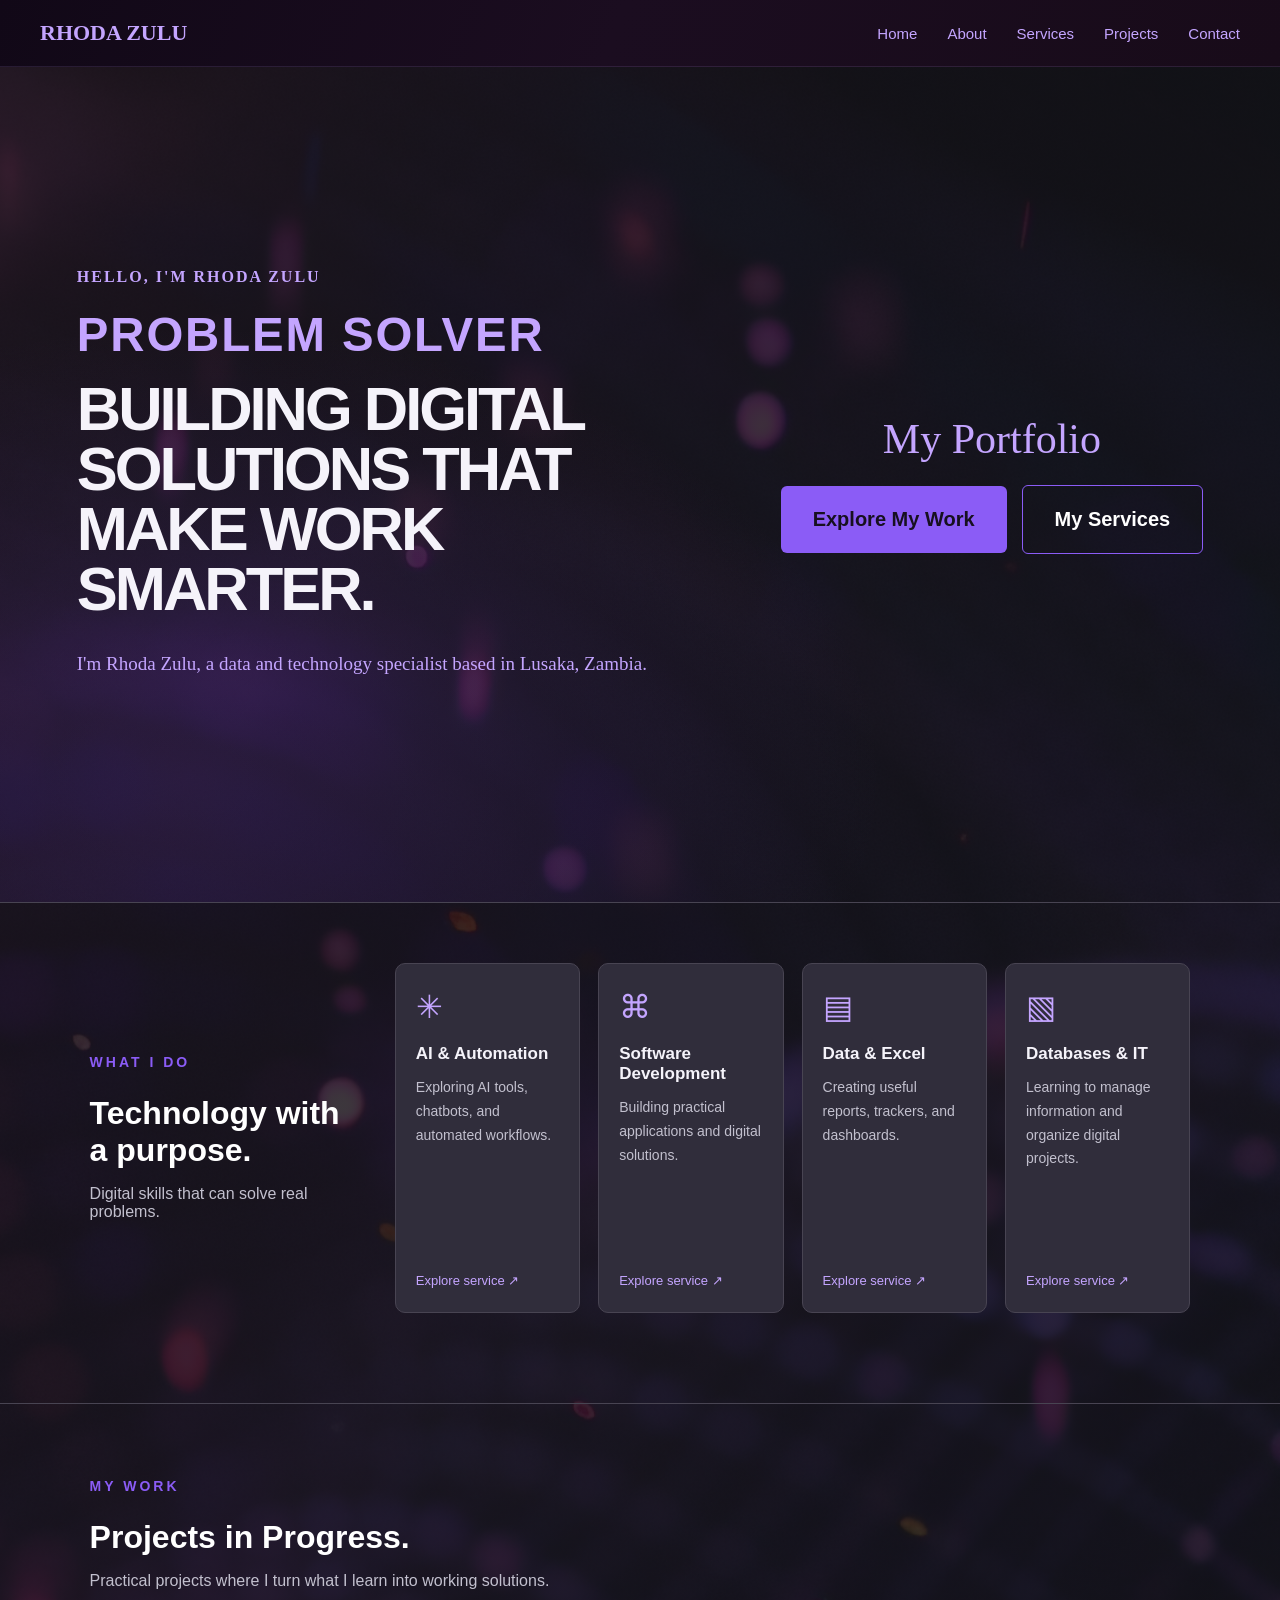
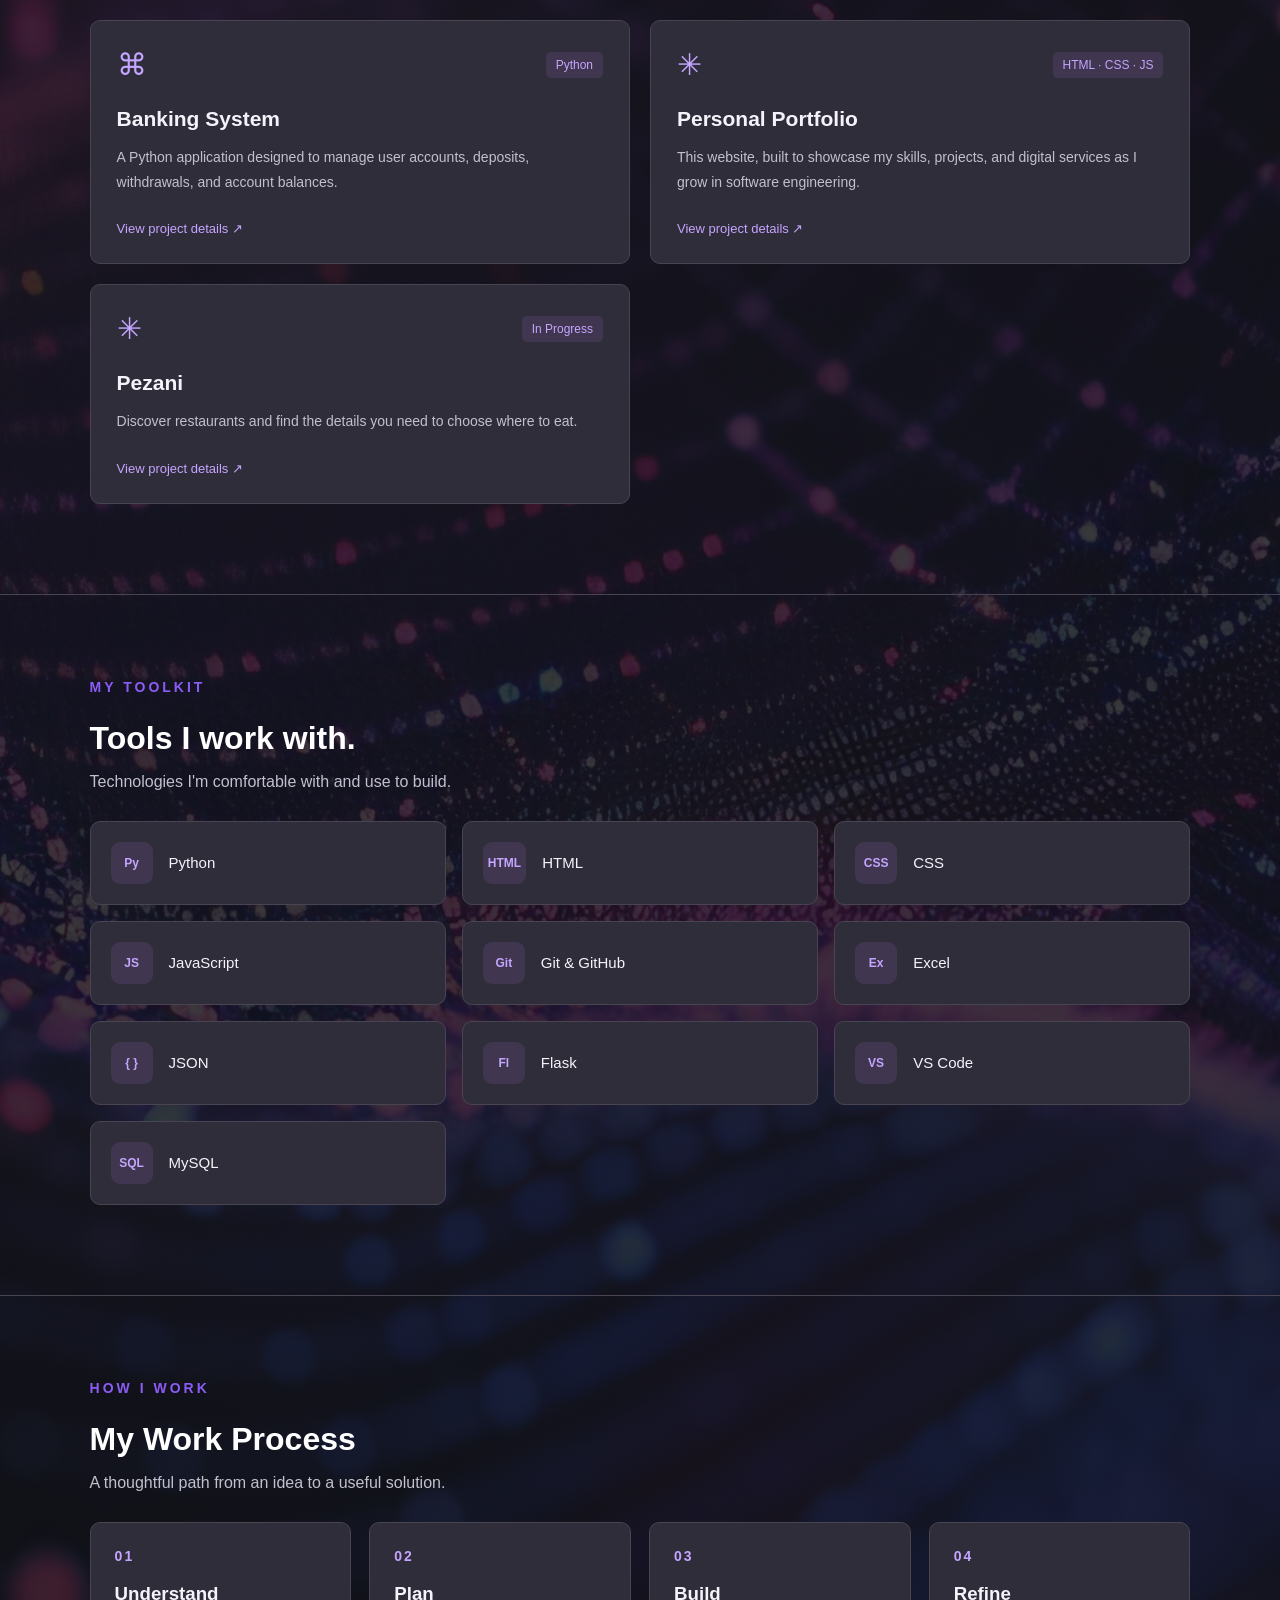
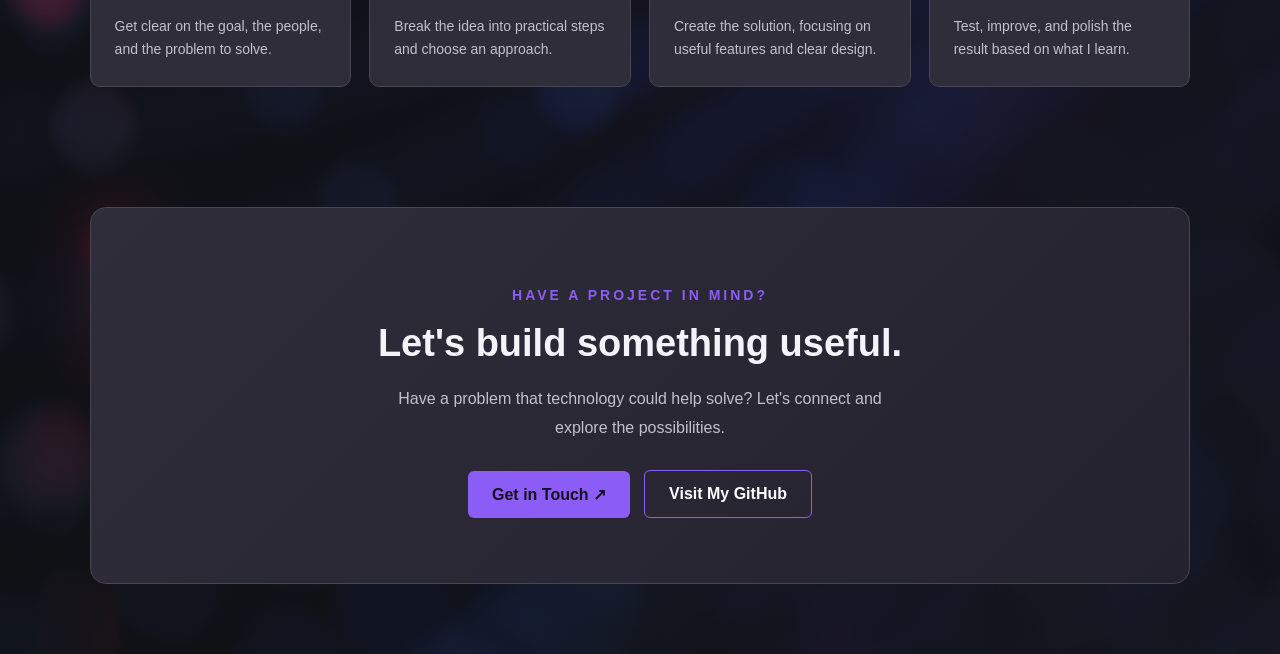
<file: index.html>
<!DOCTYPE html>
<html lang="en">
<head>
    <meta charset="UTF-8">
    <meta name="viewport" content="width=device-width, initial-scale=1.0">
    <title>Rhoda Zulu | AI, Data & Digital Solutions</title>

    <link rel="stylesheet" href="css/style.css">
</head>
<body class="landing-page">
<header class="site-header">
    <div class="nav-container">

        <a href="index.html" class="logo">RHODA ZULU</a>

        <nav class="main-nav">
            <a href="index.html">Home</a>
            <a href="pages/about.html">About</a>
            <a href="pages/services.html">Services</a>
            <a href="pages/projects.html">Projects</a>
            <a href="pages/contact.html">Contact</a>
        </nav>

    </div>
</header>

<main class="hero">
    <div class="hero-content">
        <p class="hero-label">HELLO, I'M RHODA ZULU</p>

        <p class="hero-specialty">Problem Solver</p>

        <h1>Building Digital Solutions That Make Work Smarter.</h1>

        <p class="hero-description">
            I'm Rhoda Zulu, a data and technology specialist based in Lusaka, Zambia.
        </p>
    </div>

    <div class="hero-actions">
        <p class="hero-portfolio">My Portfolio</p>
        <div class="hero-buttons">
            <a href="pages/projects.html" class="btn btn-primary">Explore My Work</a>
            <a href="pages/services.html" class="btn btn-secondary">My Services</a>
        </div>
    </div>
</main>
<section class="services-preview">
    <div class="service-grid">

        <a href="pages/services.html" class="service-card">
            <span class="service-icon">✳</span>
            <h3>AI & Automation</h3>
            <p>Exploring AI tools, chatbots, and automated workflows.</p>
            <span class="card-link">Explore service ↗</span>
        </a>

        <a href="pages/services.html" class="service-card">
            <span class="service-icon">⌘</span>
            <h3>Software Development</h3>
            <p>Building practical applications and digital solutions.</p>
            <span class="card-link">Explore service ↗</span>
        </a>

        <a href="pages/services.html" class="service-card">
            <span class="service-icon">▤</span>
            <h3>Data & Excel</h3>
            <p>Creating useful reports, trackers, and dashboards.</p>
            <span class="card-link">Explore service ↗</span>
        </a>

        <a href="pages/services.html" class="service-card">
            <span class="service-icon">▧</span>
            <h3>Databases & IT</h3>
            <p>Learning to manage information and organize digital projects.</p>
            <span class="card-link">Explore service ↗</span>
        </a>

    </div>

    <div class="section-heading">
        <p class="hero-label">WHAT I DO</p>
        <h2>Technology with a purpose.</h2>
        <p>Digital skills that can solve real problems.</p>
    </div>
</section>
<!-- Featured Projects Section -->
<section class="projects-preview">

    <div class="section-heading">
        <p class="hero-label">MY WORK</p>
        <h2>Projects in Progress.</h2>
        <p>Practical projects where I turn what I learn into working solutions.</p>
    </div>

    <div class="project-grid">

        <article class="project-card">
            <div class="project-top">
                <span class="project-icon">⌘</span>
                <span class="project-status">Python</span>
            </div>

            <h3>Banking System</h3>
            <p>
                A Python application designed to manage user accounts,
                deposits, withdrawals, and account balances.
            </p>

            <a href="pages/projects.html" class="card-link">
                View project details ↗
            </a>
        </article>

        <article class="project-card">
            <div class="project-top">
                <span class="project-icon">✳</span>
                <span class="project-status">HTML · CSS · JS</span>
            </div>

            <h3>Personal Portfolio</h3>
            <p>
                This website, built to showcase my skills, projects,
                and digital services as I grow in software engineering.
            </p>

            <a href="pages/projects.html" class="card-link">
                View project details ↗
            </a>
        </article>

        <article class="project-card">
            <div class="project-top">
                <span class="project-icon">✳</span>
                <span class="project-status">In Progress</span>
            </div>

            <h3>Pezani</h3>
            <p>
                Discover restaurants and find the details you need to choose where to eat.
            </p>

            <a href="pages/projects.html" class="card-link">
                View project details ↗
            </a>
        </article>

    </div>
</section>
<!-- Tools and Technologies Section -->
<section class="tools-section">

    <div class="section-heading">
        <p class="hero-label">MY TOOLKIT</p>
        <h2>Tools I work with.</h2>
        <p>
            Technologies I'm comfortable with and use to build.
        </p>
    </div>

    <div class="tools-grid">
        <div class="tool-item">
            <span class="tool-symbol">Py</span>
            <span>Python</span>
        </div>

        <div class="tool-item">
            <span class="tool-symbol">HTML</span>
            <span>HTML</span>
        </div>

        <div class="tool-item">
            <span class="tool-symbol">CSS</span>
            <span>CSS</span>
        </div>

        <div class="tool-item">
            <span class="tool-symbol">JS</span>
            <span>JavaScript</span>
        </div>

        <div class="tool-item">
            <span class="tool-symbol">Git</span>
            <span>Git & GitHub</span>
        </div>

        <div class="tool-item">
            <span class="tool-symbol">Ex</span>
            <span>Excel</span>
        </div>

        <div class="tool-item">
            <span class="tool-symbol">{ }</span>
            <span>JSON</span>
        </div>

        <div class="tool-item">
            <span class="tool-symbol">Fl</span>
            <span>Flask</span>
        </div>

        <div class="tool-item">
            <span class="tool-symbol">VS</span>
            <span>VS Code</span>
        </div>

        <div class="tool-item">
            <span class="tool-symbol">SQL</span>
            <span>MySQL</span>
        </div>

    </div>

</section>
<!-- Work process section -->
<section class="work-process">
    <div class="section-heading">
        <p class="hero-label">HOW I WORK</p>
        <h2>My Work Process</h2>
        <p>A thoughtful path from an idea to a useful solution.</p>
    </div>

    <div class="process-grid">
        <article class="process-card">
            <span class="process-number">01</span>
            <h3>Understand</h3>
            <p>Get clear on the goal, the people, and the problem to solve.</p>
        </article>

        <article class="process-card">
            <span class="process-number">02</span>
            <h3>Plan</h3>
            <p>Break the idea into practical steps and choose an approach.</p>
        </article>

        <article class="process-card">
            <span class="process-number">03</span>
            <h3>Build</h3>
            <p>Create the solution, focusing on useful features and clear design.</p>
        </article>

        <article class="process-card">
            <span class="process-number">04</span>
            <h3>Refine</h3>
            <p>Test, improve, and polish the result based on what I learn.</p>
        </article>
    </div>
</section>
<!-- Contact Call-to-Action -->
<section class="contact-cta">
    <p class="hero-label">HAVE A PROJECT IN MIND?</p>

    <h2>Let's build something useful.</h2>

    <p class="cta-description">
        Have a problem that technology could help solve?
        Let's connect and explore the possibilities.
    </p>

    <div class="cta-buttons">
        <a href="pages/contact.html" class="btn btn-primary">
            Get in Touch ↗
        </a>

        <a href="https://github.com/masalarhoda-tech"
           class="btn btn-secondary"
           target="_blank"
           rel="noopener noreferrer">
            Visit My GitHub
        </a>
    </div>
</section>
    <script src="js/script.js"></script>
</body>
</html>
</file>
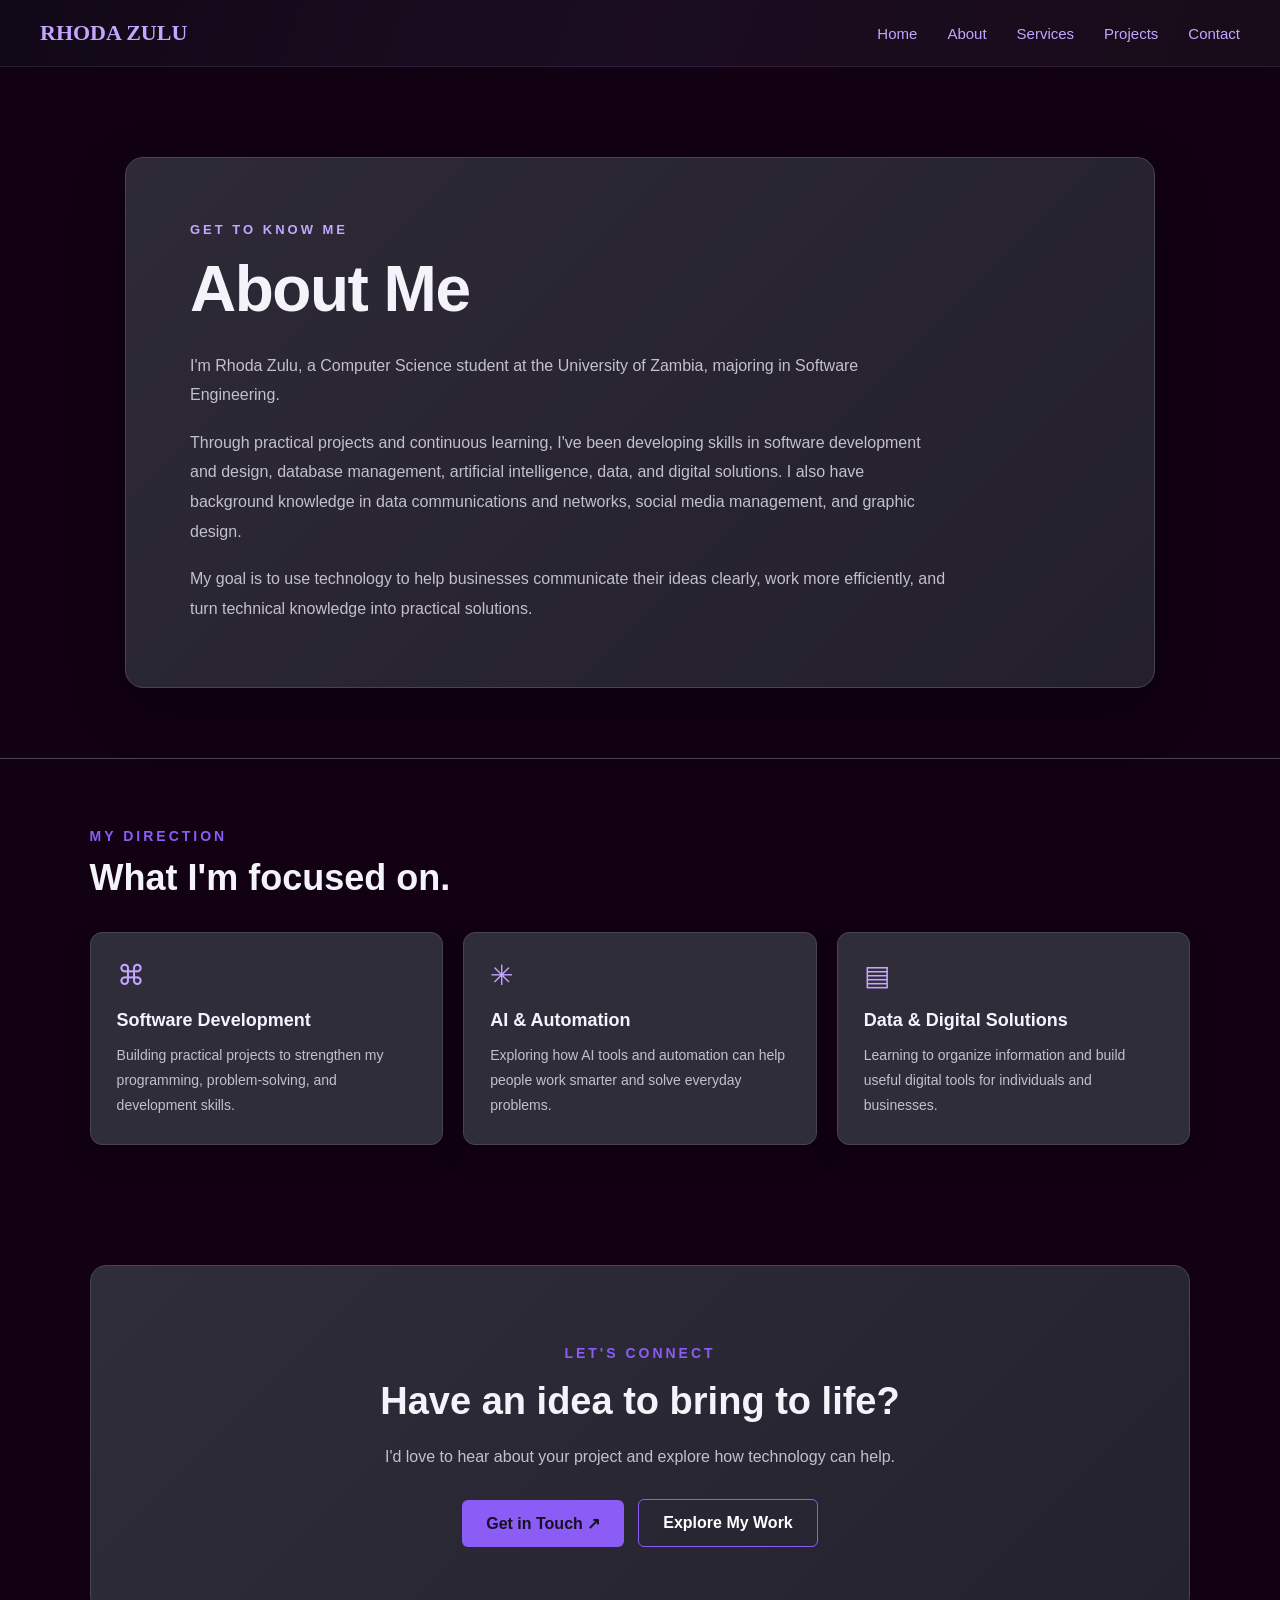
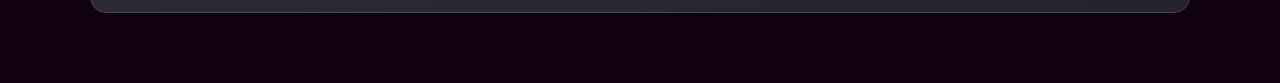
<file: pages/about.html>
<!DOCTYPE html>
<html lang="en">
<head>
    <meta charset="UTF-8">
    <meta name="viewport" content="width=device-width, initial-scale=1.0">
    <title>About | Rhoda Zulu</title>
    <link rel="stylesheet" href="../css/style.css">
</head>
<body>

    <header class="site-header">
        <div class="nav-container">

            <a href="../index.html" class="logo">RHODA ZULU</a>

            <nav class="main-nav">
                <a href="../index.html">Home</a>
                <a href="about.html">About</a>
                <a href="services.html">Services</a>
                <a href="projects.html">Projects</a>
                <a href="contact.html">Contact</a>
            </nav>

        </div>
    </header>

    <main class="about-section">
        <section class="about-intro">
            <p class="hero-label">GET TO KNOW ME</p>
            <h1>About Me</h1>

            <p class="about-lead">
                I'm Rhoda Zulu, a Computer Science student at the University of Zambia,
                majoring in Software Engineering.
            </p>

            <p>
                Through practical projects and continuous learning, I've been developing
                skills in software development and design, database management, artificial
                intelligence, data, and digital solutions. I also have background knowledge
                in data communications and networks, social media management, and graphic design.
            </p>

            <p>
                My goal is to use technology to help businesses communicate their ideas clearly,
                work more efficiently, and turn technical knowledge into practical solutions.
            </p>
        </section>
    </main>

    <section class="about-focus">
        <p class="hero-label">MY DIRECTION</p>
        <h2>What I'm focused on.</h2>

        <div class="focus-grid">
            <article class="focus-card">
                <span class="focus-icon">⌘</span>
                <h3>Software Development</h3>
                <p>
                    Building practical projects to strengthen my
                    programming, problem-solving, and development skills.
                </p>
            </article>

            <article class="focus-card">
                <span class="focus-icon">✳</span>
                <h3>AI & Automation</h3>
                <p>
                    Exploring how AI tools and automation can help
                    people work smarter and solve everyday problems.
                </p>
            </article>

            <article class="focus-card">
                <span class="focus-icon">▤</span>
                <h3>Data & Digital Solutions</h3>
                <p>
                    Learning to organize information and build useful
                    digital tools for individuals and businesses.
                </p>
            </article>
        </div>
    </section>

    <section class="contact-cta">
        <p class="hero-label">LET'S CONNECT</p>
        <h2>Have an idea to bring to life?</h2>
        <p class="cta-description">
            I'd love to hear about your project and explore how technology can help.
        </p>
        <div class="cta-buttons">
            <a href="contact.html" class="btn btn-primary">Get in Touch ↗</a>
            <a href="projects.html" class="btn btn-secondary">Explore My Work</a>
        </div>
    </section>

    <script src="../js/script.js"></script>
</body>
</html>
</file>
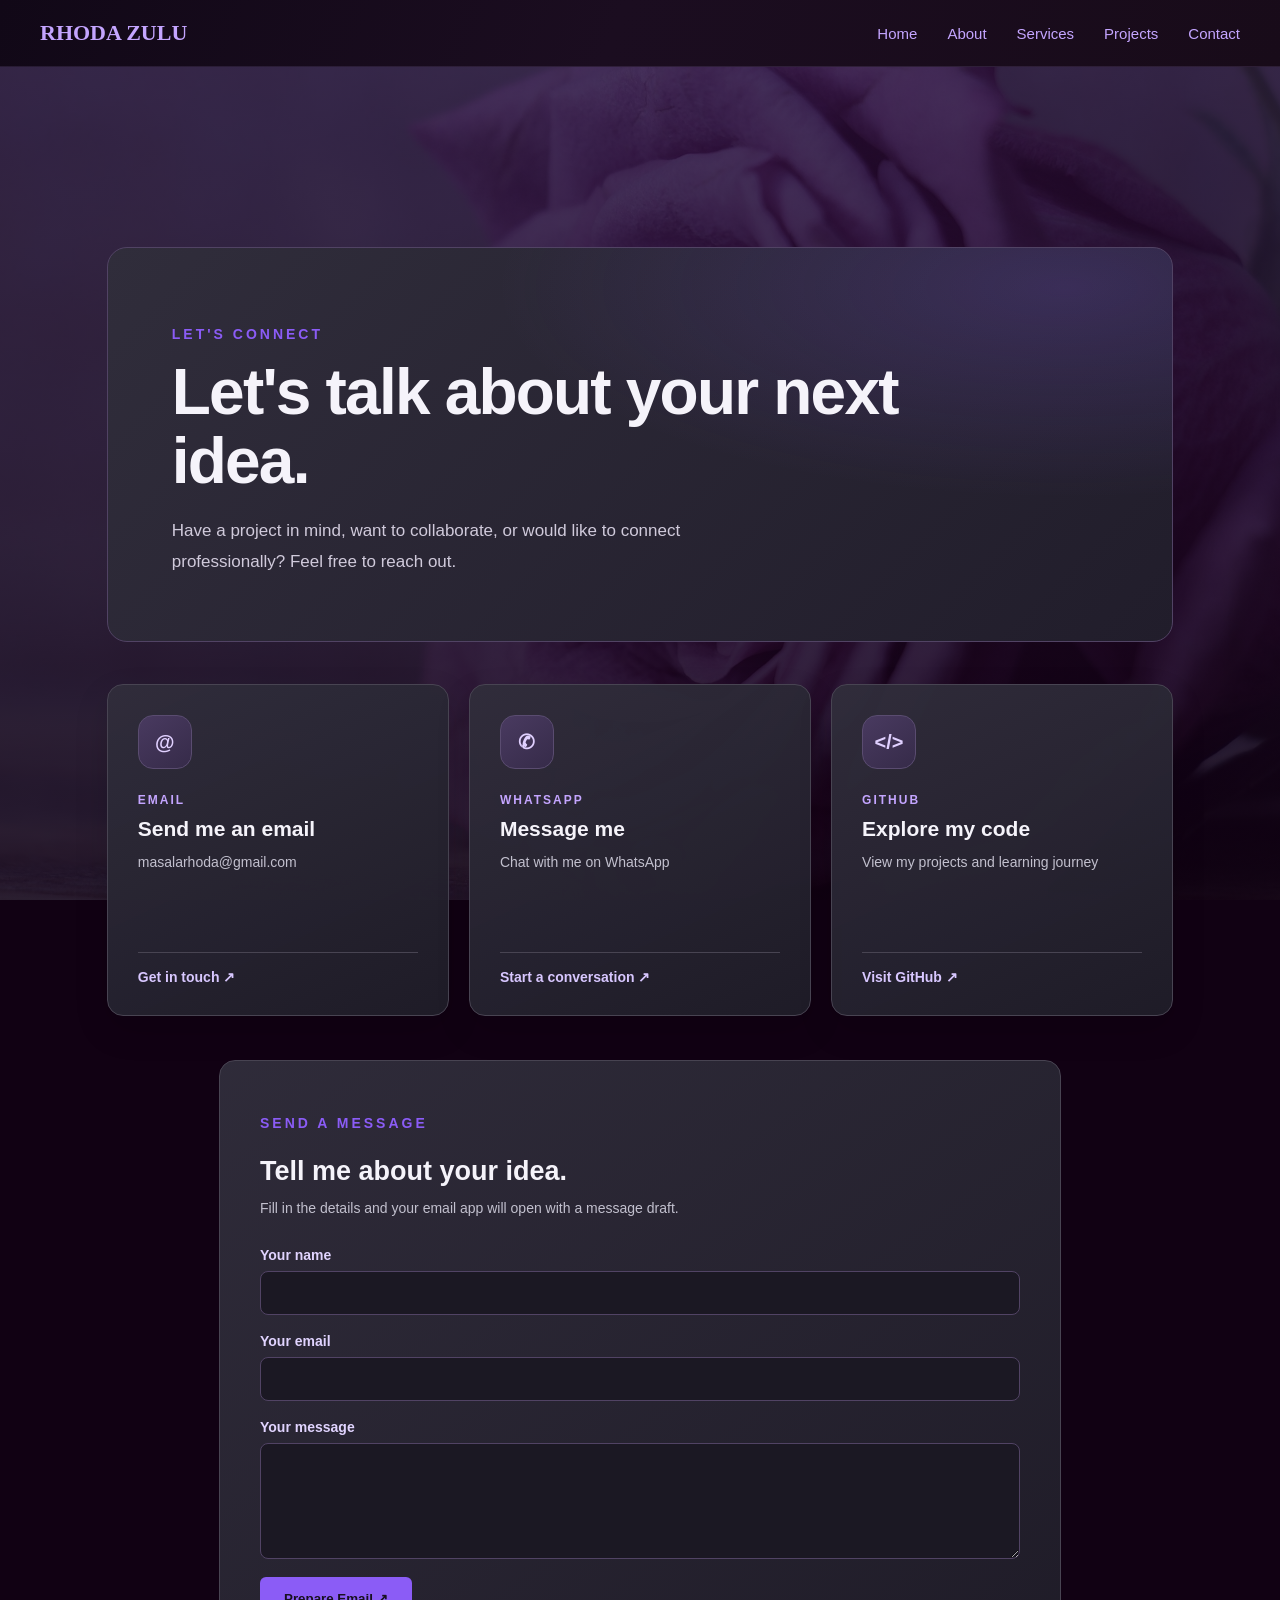
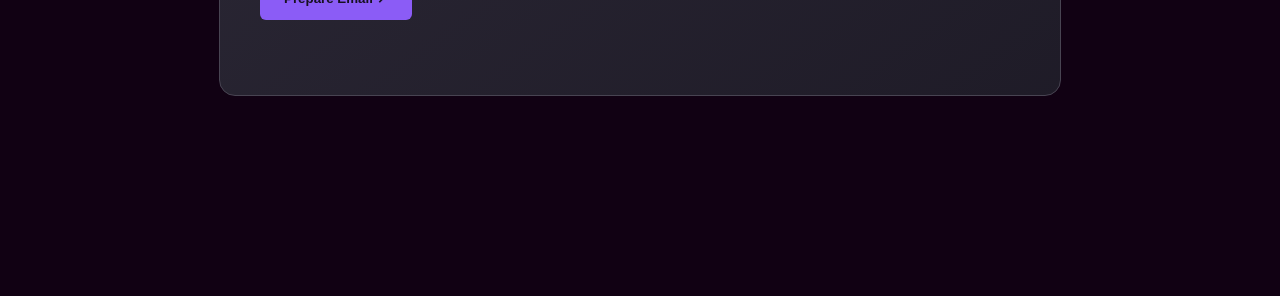
<file: pages/contact.html>
<!DOCTYPE html>
<html lang="en">
<head>
    <meta charset="UTF-8">
    <meta name="viewport" content="width=device-width, initial-scale=1.0">
    <title>Contact | Rhoda Zulu</title>
    <link rel="stylesheet" href="../css/style.css">
</head>
<body class="contact-page-body">

    <header class="site-header">
        <div class="nav-container">
            <a href="../index.html" class="logo">RHODA ZULU</a>

            <nav class="main-nav">
                <a href="../index.html">Home</a>
                <a href="about.html">About</a>
                <a href="services.html">Services</a>
                <a href="projects.html">Projects</a>
                <a href="contact.html">Contact</a>
            </nav>
        </div>
    </header>

    <main>
        <section class="contact-page">

    <div class="contact-intro">
        <p class="hero-label">LET'S CONNECT</p>
        <h1>Let's talk about your next idea.</h1>
        <p>
            Have a project in mind, want to collaborate, or would
            like to connect professionally? Feel free to reach out.
        </p>
    </div>

    <div class="contact-options">

        <a href="mailto:masalarhoda@gmail.com" class="contact-card">
            <span class="contact-icon">@</span>
            <span class="contact-label">EMAIL</span>
            <h2>Send me an email</h2>
            <p>masalarhoda@gmail.com</p>
            <span class="contact-link">Get in touch ↗</span>
        </a>

        <a href="https://wa.me/260976707053"
           class="contact-card"
           target="_blank"
           rel="noopener noreferrer">
            <span class="contact-icon">✆</span>
            <span class="contact-label">WHATSAPP</span>
            <h2>Message me</h2>
            <p>Chat with me on WhatsApp</p>
            <span class="contact-link">Start a conversation ↗</span>
        </a>

        <a href="https://github.com/masalarhoda-tech"
           class="contact-card"
           target="_blank"
           rel="noopener noreferrer">
            <span class="contact-icon">&lt;/&gt;</span>
            <span class="contact-label">GITHUB</span>
            <h2>Explore my code</h2>
            <p>View my projects and learning journey</p>
            <span class="contact-link">Visit GitHub ↗</span>
        </a>

    </div>

    <form class="contact-form">
        <div class="contact-form-heading">
            <p class="hero-label">SEND A MESSAGE</p>
            <h2>Tell me about your idea.</h2>
            <p>Fill in the details and your email app will open with a message draft.</p>
        </div>

        <div class="form-field">
            <label for="contact-name">Your name</label>
            <input id="contact-name" name="name" type="text" autocomplete="name" required>
        </div>

        <div class="form-field">
            <label for="contact-email">Your email</label>
            <input id="contact-email" name="email" type="email" autocomplete="email" required>
        </div>

        <div class="form-field">
            <label for="contact-message">Your message</label>
            <textarea id="contact-message" name="message" rows="5" required></textarea>
        </div>

        <button class="btn btn-primary contact-submit" type="submit">Prepare Email ↗</button>
        <p class="form-status" role="status" aria-live="polite"></p>
    </form>

</section>
    </main>

    <script src="../js/script.js"></script>
</body>
</html>
</file>
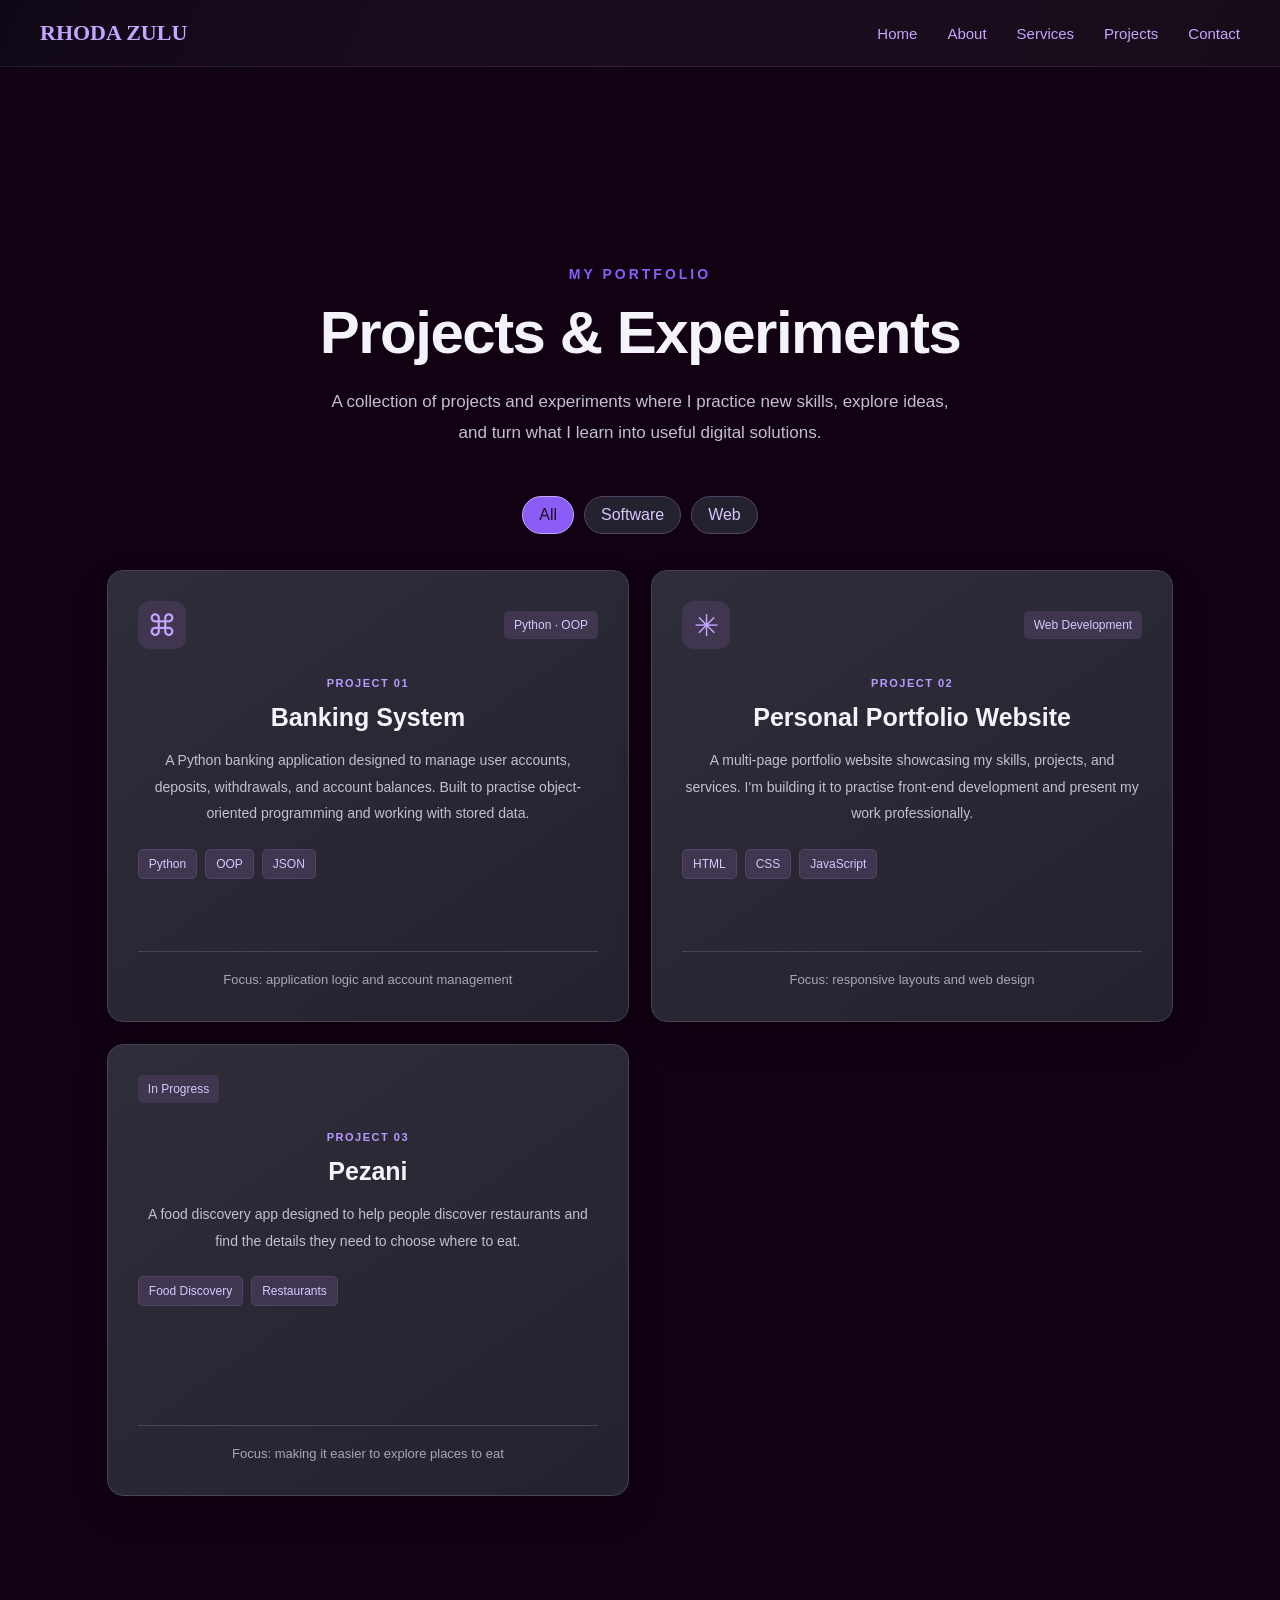
<file: pages/projects.html>
<!DOCTYPE html>
<html lang="en">
<head>
    <meta charset="UTF-8">
    <meta name="viewport" content="width=device-width, initial-scale=1.0">
    <title>Projects | Rhoda Zulu</title>
    <link rel="stylesheet" href="../css/style.css">
</head>
<body>

    <header class="site-header">
        <div class="nav-container">
            <a href="../index.html" class="logo">RHODA ZULU</a>

            <nav class="main-nav">
                <a href="../index.html">Home</a>
                <a href="about.html">About</a>
                <a href="services.html">Services</a>
                <a href="projects.html">Projects</a>
                <a href="contact.html">Contact</a>
            </nav>
        </div>
    </header>

    <main>
        <section class="projects-hero">
    <p class="hero-label">MY PORTFOLIO</p>

    <h1>Projects & Experiments</h1>

    <p class="projects-intro">
        A collection of projects and experiments where I practice new skills,
        explore ideas, and turn what I learn into useful digital solutions.
    </p>
</section>
<!-- Project Portfolio -->
<div class="project-filters" role="group" aria-label="Filter projects">
    <button class="project-filter is-active" type="button" data-filter="all" aria-pressed="true">All</button>
    <button class="project-filter" type="button" data-filter="software" aria-pressed="false">Software</button>
    <button class="project-filter" type="button" data-filter="web" aria-pressed="false">Web</button>
</div>

<section class="portfolio-projects">

    <article class="portfolio-card" data-category="software">
        <div class="portfolio-card-top">
            <span class="portfolio-icon">⌘</span>
            <span class="project-status">Python · OOP</span>
        </div>

        <p class="project-number">PROJECT 01</p>
        <h2>Banking System</h2>

        <p class="portfolio-description">
            A Python banking application designed to manage user
            accounts, deposits, withdrawals, and account balances.
            Built to practise object-oriented programming and
            working with stored data.
        </p>

        <div class="portfolio-tags">
            <span>Python</span>
            <span>OOP</span>
            <span>JSON</span>
        </div>

        <p class="portfolio-note">
            Focus: application logic and account management
        </p>
    </article>

    <article class="portfolio-card" data-category="web">
        <div class="portfolio-card-top">
            <span class="portfolio-icon">✳</span>
            <span class="project-status">Web Development</span>
        </div>

        <p class="project-number">PROJECT 02</p>
        <h2>Personal Portfolio Website</h2>

        <p class="portfolio-description">
            A multi-page portfolio website showcasing my skills,
            projects, and services. I'm building it to practise
            front-end development and present my work professionally.
        </p>

        <div class="portfolio-tags">
            <span>HTML</span>
            <span>CSS</span>
            <span>JavaScript</span>
        </div>

        <p class="portfolio-note">
            Focus: responsive layouts and web design
        </p>
    </article>

    <article class="portfolio-card" data-category="food">
        <div class="portfolio-card-top">
            <span class="project-status">In Progress</span>
        </div>

        <p class="project-number">PROJECT 03</p>
        <h2>Pezani</h2>

        <p class="portfolio-description">
            A food discovery app designed to help people discover restaurants
            and find the details they need to choose where to eat.
        </p>

        <div class="portfolio-tags">
            <span>Food Discovery</span>
            <span>Restaurants</span>
        </div>

        <p class="portfolio-note">
            Focus: making it easier to explore places to eat
        </p>
    </article>

</section><!-- We will add the Projects page content here -->
    </main>

    <script src="../js/script.js"></script>
</body>
</html>
</file>
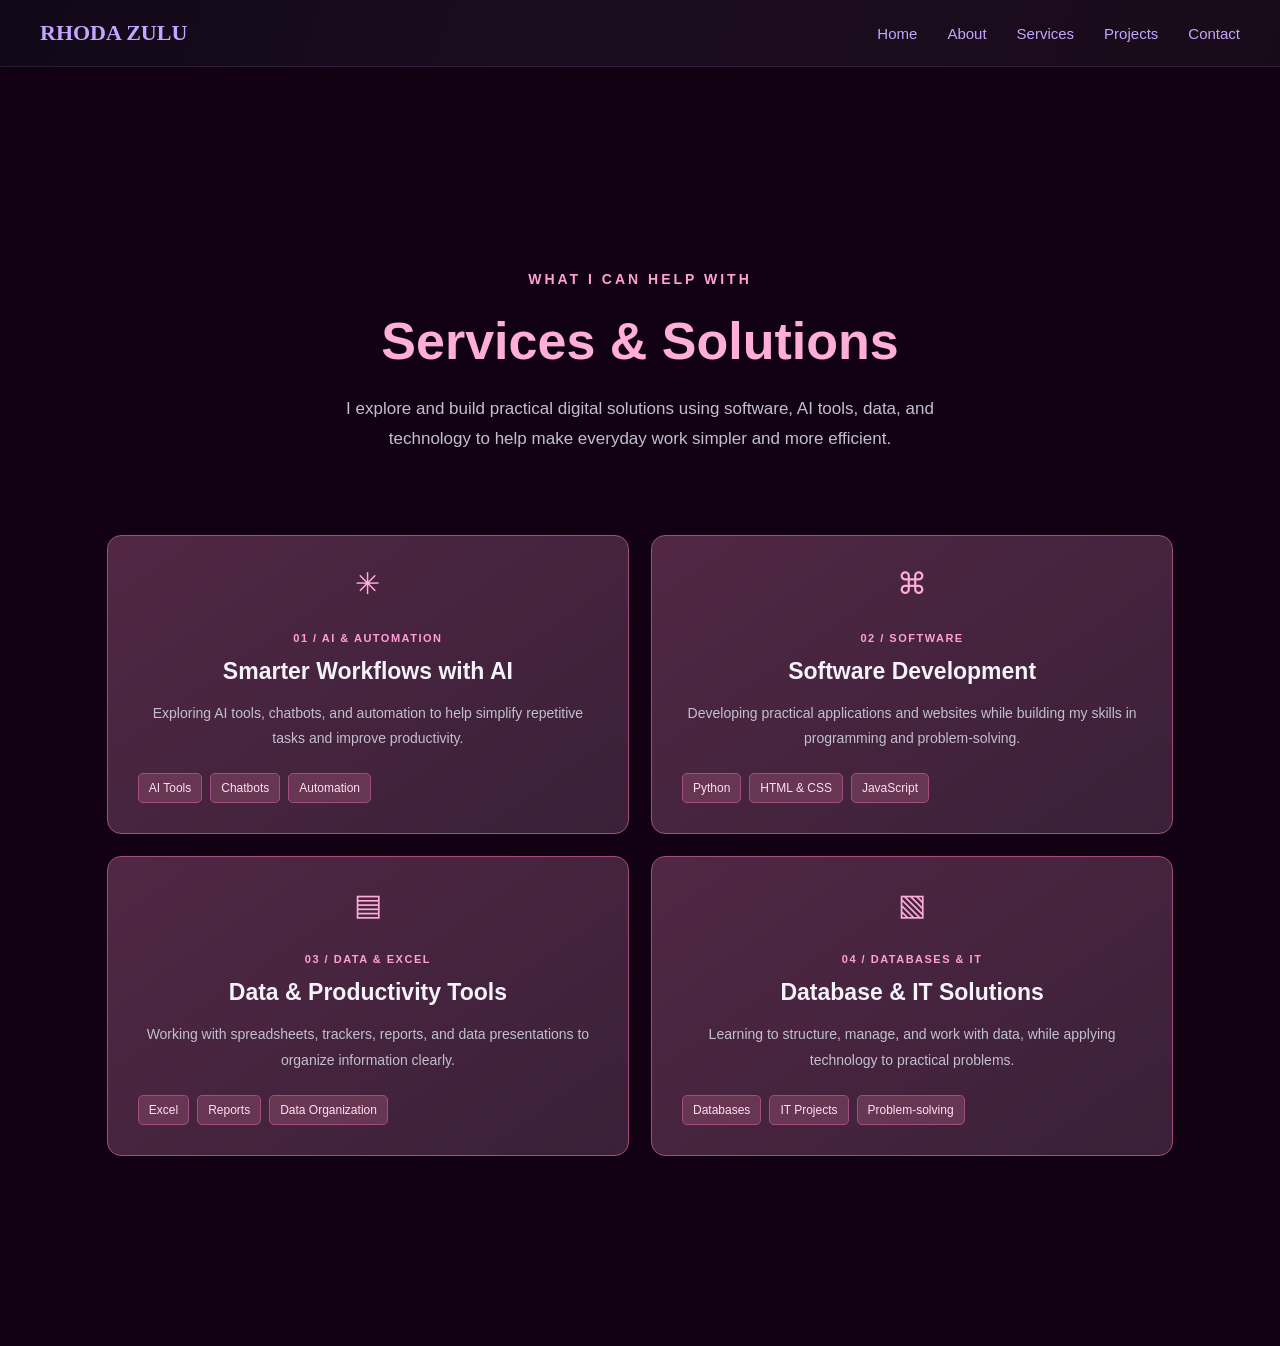
<file: pages/services.html>
<!DOCTYPE html>
<html lang="en">
<head>
    <meta charset="UTF-8">
    <meta name="viewport" content="width=device-width, initial-scale=1.0">
    <title>Services | Rhoda Zulu</title>
    <link rel="stylesheet" href="../css/style.css">
</head>
<body>

    <header class="site-header">
        <div class="nav-container">
            <a href="../index.html" class="logo">RHODA ZULU</a>

            <nav class="main-nav">
                <a href="../index.html">Home</a>
                <a href="about.html">About</a>
                <a href="services.html">Services</a>
                <a href="projects.html">Projects</a>
                <a href="contact.html">Contact</a>
            </nav>
        </div>
    </header>

    <main>
       <section class="services-hero">
    <p class="hero-label">WHAT I CAN HELP WITH</p>

    <h1>Services & Solutions</h1>

    <p class="services-intro">
        I explore and build practical digital solutions using
        software, AI tools, data, and technology to help make
        everyday work simpler and more efficient.
    </p>
</section>
<!-- Individual Services -->
<section class="services-list">

    <article class="service-detail">
        <span class="service-icon">✳</span>
        <p class="service-number">01 / AI & AUTOMATION</p>
        <h2>Smarter Workflows with AI</h2>
        <p>
            Exploring AI tools, chatbots, and automation to help
            simplify repetitive tasks and improve productivity.
        </p>
        <div class="service-tags">
            <span>AI Tools</span>
            <span>Chatbots</span>
            <span>Automation</span>
        </div>
    </article>

    <article class="service-detail">
        <span class="service-icon">⌘</span>
        <p class="service-number">02 / SOFTWARE</p>
        <h2>Software Development</h2>
        <p>
            Developing practical applications and websites while
            building my skills in programming and problem-solving.
        </p>
        <div class="service-tags">
            <span>Python</span>
            <span>HTML & CSS</span>
            <span>JavaScript</span>
        </div>
    </article>

    <article class="service-detail">
        <span class="service-icon">▤</span>
        <p class="service-number">03 / DATA & EXCEL</p>
        <h2>Data & Productivity Tools</h2>
        <p>
            Working with spreadsheets, trackers, reports, and
            data presentations to organize information clearly.
        </p>
        <div class="service-tags">
            <span>Excel</span>
            <span>Reports</span>
            <span>Data Organization</span>
        </div>
    </article>

    <article class="service-detail">
        <span class="service-icon">▧</span>
        <p class="service-number">04 / DATABASES & IT</p>
        <h2>Database & IT Solutions</h2>
        <p>
            Learning to structure, manage, and work with data,
            while applying technology to practical problems.
        </p>
        <div class="service-tags">
            <span>Databases</span>
            <span>IT Projects</span>
            <span>Problem-solving</span>
        </div>
    </article>

</section> <!-- We will add the Services page content here -->
    </main>

    <script src="../js/script.js"></script>
</body>
</html>
</file>
<file: css/style.css>
/* General page styles */
body {
    margin: 0;
    background-color: #110113;
    color: white;
    font-family: Arial, sans-serif;
}

body.landing-page {
    background-image:
        linear-gradient(rgba(18, 18, 18, 0.82), rgba(18, 18, 18, 0.82)),
        url("../imajes/tylijura-digital-8766937.png");
    background-position: center;
    background-repeat: no-repeat;
    background-size: cover;
}

body.contact-page-body {
    background-image:
        linear-gradient(rgba(32, 12, 52, 0.78), rgba(17, 1, 19, 0.86)),
        url("../imajes/noname_13-rose-2548784_1920.jpg");
    background-position: center;
    background-repeat: no-repeat;
    background-size: cover;
    background-attachment: fixed;
}

/* Navigation bar */
.site-header {
    background: linear-gradient(110deg, #110817 0%, #1B0D20 48%, #180B19 100%);
    border-bottom: 1px solid rgba(196, 165, 255, 0.12);
    padding: 20px 40px;
}

.nav-container {
    display: flex;
    justify-content: space-between;
    align-items: center;
}

/* Your name */
.logo {
    color: #C4A5FF;
    font-size: 22px;
    font-weight: bold;
    text-decoration: none;
    font-family: Georgia, serif;
}

/* Navigation links */
.main-nav {
    display: flex;
    gap: 30px;
}

.main-nav a {
    color: #C4A5FF;
    text-decoration: none;
    font-size: 15px;
    transition: color 0.3s ease;
}

/* Hover effect */
.main-nav a:hover {
    color: #9c388f;
}

/* Main content */
main {
    text-align: center;
    padding: 100px 20px;
}

h1 {
    color: #9c0d79;
}
/* Hero section */
.hero {
    display: grid;
    grid-template-columns: minmax(0, 1fr) auto;
    align-items: center;
    gap: 48px;
    padding: 80px 6%;
    min-height: 75vh;
    text-align: left;
}

.hero-specialty {
    margin: 0 0 20px;
    color: #C4A5FF;
    font-size: clamp(27px, 3.7vw, 48px);
    font-weight: 800;
    letter-spacing: 0.04em;
    line-height: 1;
    text-transform: uppercase;
}

.hero-content > .hero-label {
    color: #C4A5FF;
    font-family: Georgia, "Times New Roman", serif;
    font-size: 16px;
    letter-spacing: 2px;
}

.hero-buttons {
    display: flex;
    justify-content: flex-start;
    gap: 15px;
    flex-wrap: wrap;
}

.hero-portfolio {
    margin: 0 0 22px;
    color: #C4A5FF;
    font-family: "Brush Script MT", "Segoe Script", cursive;
    font-size: 42px;
    text-align: center;
}

@media (max-width: 800px) {
    .hero {
        grid-template-columns: 1fr;
        gap: 28px;
    }
}


/* Small introduction label */
.hero-label {
    color: #8B5CF6;
    font-size: 14px;
    font-weight: bold;
    letter-spacing: 3px;
    margin-bottom: 25px;
}

/* Main headline */
.hero h1 {
    font-size: clamp(38px, 4.8vw, 66px);
    font-weight: 800;
    line-height: 0.98;
    letter-spacing: -3px;
    max-width: 900px;
    margin: 0 0 28px;
    color: #F5F3FA;
    text-transform: uppercase;
}

/* Description */
.hero-description {
    color: #C4A5FF;
    font-family: "Segoe Print", "Bradley Hand", cursive;
    font-size: 19px;
    line-height: 1.8;
    max-width: 600px;
    margin: 0 0 35px;
    text-align: left;
}

/* Button container */
.hero-buttons {
    display: flex;
    justify-content: center;
    gap: 15px;
    flex-wrap: wrap;
}

.hero .hero-buttons {
    width: fit-content;
    margin: 0;
    flex-direction: row;
    align-items: center;
    flex-wrap: nowrap;
}

.hero .btn {
    padding: 22px 32px;
    font-size: 20px;
}

/* Shared button styles */
.btn {
    display: inline-block;
    padding: 14px 24px;
    border-radius: 6px;
    text-decoration: none;
    font-weight: bold;
    transition: 0.3s ease;
}

/* Primary button */
.btn-primary {
    background-color: #8B5CF6;
    color: #171020;
}

.btn-primary:hover {
    background-color: #D0BFFF;
    transform: translateY(-3px);
}

/* Secondary button */
.btn-secondary {
    border: 1px solid #8B5CF6;
    color: white;
}

.btn-secondary:hover {
    background-color: #8B5CF6;
    color: #171020;
    transform: translateY(-3px);
}
/* Mobile-friendly layout */
@media (max-width: 600px) {
    .site-header {
        padding: 18px 15px;
    }

    .nav-container {
        flex-direction: column;
        gap: 20px;
    }

    .main-nav {
        justify-content: center;
        flex-wrap: wrap;
        gap: 15px;
    }

    .hero {
        padding: 70px 20px;
    }

    .hero .hero-buttons {
        flex-wrap: wrap;
    }

    .hero h1 {
        font-size: 36px;
    }

    .hero-description {
        font-size: 16px;
    }
}
/* Services preview section */
.services-preview {
    display: grid;
    grid-template-columns: minmax(190px, 1fr) minmax(0, 3fr);
    align-items: center;
    gap: 40px;
    padding: 60px 7% 90px;
    border-top: 1px solid #484452;
}

.section-heading {
    margin-bottom: 30px;
}

.services-preview > .service-grid {
    grid-column: 2;
    grid-row: 1;
}

.services-preview > .section-heading {
    grid-column: 1;
    grid-row: 1;
    margin-bottom: 0;
}

.section-heading h2 {
    font-size: 32px;
    margin: 10px 0;
}

.section-heading > p:last-child {
    color: #C2C0CE;
}

/* Responsive card grid */
.service-grid {
    display: grid;
    grid-template-columns: repeat(4, minmax(0, 1fr));
    gap: 18px;
}

.service-card {
    display: flex;
    flex-direction: column;
    align-items: flex-start;
    min-height: 300px;
    background-color: #302D3B;
    border: 1px solid #484452;
    border-radius: 10px;
    padding: 24px 20px;
    text-decoration: none;
    color: #F5F3FA;
    transition: transform 0.3s, border-color 0.3s;
}

.service-card:hover {
    transform: translateY(-5px);
    border-color: #C4A5FF;
}

.service-icon {
    color: #C4A5FF;
    font-size: 32px;
    margin-bottom: 18px;
}

.service-card h3 {
    font-size: 17px;
    margin: 0 0 12px;
}

.service-card p {
    color: #C2C0CE;
    font-size: 14px;
    line-height: 1.7;
    margin: 0 0 22px;
}

.card-link {
    color: #C4A5FF;
    font-size: 13px;
    margin-top: auto;
}

/* Smaller screens */
@media (max-width: 900px) {
    .services-preview {
        grid-template-columns: 1fr;
        gap: 30px;
    }

    .services-preview > .section-heading {
        grid-column: 1;
        grid-row: 1;
    }

    .services-preview > .service-grid {
        grid-column: 1;
        grid-row: 2;
    }

    .service-grid {
        grid-template-columns: repeat(2, minmax(0, 1fr));
    }
}

@media (max-width: 500px) {
    .service-grid {
        grid-template-columns: 1fr;
    }

    .section-heading h2 {
        font-size: 26px;
    }
}
/* Featured projects section */
.projects-preview {
    padding: 60px 7% 90px;
    border-top: 1px solid #484452;
}

.project-grid {
    display: grid;
    grid-template-columns: repeat(2, minmax(0, 1fr));
    gap: 20px;
}

.project-card {
    background-color: #302D3B;
    border: 1px solid #484452;
    border-radius: 10px;
    padding: 26px;
    transition: transform 0.3s, border-color 0.3s;
}

.project-card:hover {
    transform: translateY(-5px);
    border-color: #C4A5FF;
}

.project-top {
    display: flex;
    justify-content: space-between;
    align-items: center;
    margin-bottom: 25px;
}

.project-icon {
    color: #C4A5FF;
    font-size: 30px;
}

.project-status {
    color: #C4A5FF;
    background-color: #40364F;
    border-radius: 5px;
    padding: 6px 10px;
    font-size: 12px;
}

.project-card h3 {
    color: #F5F3FA;
    font-size: 21px;
    margin-bottom: 12px;
}

.project-card p {
    color: #C2C0CE;
    font-size: 14px;
    line-height: 1.8;
    margin-bottom: 24px;
}

.project-card .card-link {
    text-decoration: none;
}

@media (max-width: 600px) {
    .project-grid {
        grid-template-columns: 1fr;
    }

    .project-card {
        padding: 22px;
    }
}
/* Tools and technologies section */
.tools-section {
    padding: 70px 7% 90px;
    border-top: 1px solid #484452;
}

.tools-grid {
    display: grid;
    grid-template-columns: repeat(3, minmax(0, 1fr));
    gap: 16px;
}

.tool-item {
    display: flex;
    align-items: center;
    gap: 16px;
    padding: 20px;
    background-color: #302D3B;
    border: 1px solid #484452;
    border-radius: 10px;
    color: #F5F3FA;
    font-size: 15px;
    transition: border-color 0.25s ease,
                transform 0.25s ease;
}

.tool-item:hover {
    border-color: #B99AFF;
    transform: translateY(-3px);
}

.tool-symbol {
    display: flex;
    align-items: center;
    justify-content: center;
    min-width: 42px;
    height: 42px;
    padding: 0 5px;
    box-sizing: border-box;
    border-radius: 9px;
    background-color: #40364F;
    color: #C4A5FF;
    font-size: 12px;
    font-weight: bold;
}

@media (max-width: 600px) {
    .tools-grid {
        grid-template-columns: repeat(2, minmax(0, 1fr));
        gap: 10px;
    }

    .tool-item {
        padding: 14px 10px;
        gap: 10px;
        font-size: 13px;
    }

    .tool-symbol {
        min-width: 36px;
        height: 36px;
    }
}
/* Work process section */
.work-process {
    padding: 70px 7% 90px;
    border-top: 1px solid #484452;
}

.process-grid {
    display: grid;
    grid-template-columns: repeat(4, minmax(0, 1fr));
    gap: 18px;
}

.process-card {
    padding: 24px;
    background-color: #302D3B;
    border: 1px solid #484452;
    border-radius: 10px;
}

.process-number {
    color: #C4A5FF;
    font-size: 14px;
    font-weight: bold;
    letter-spacing: 2px;
}

.process-card h3 {
    margin: 18px 0 10px;
    color: #F5F3FA;
}

.process-card p {
    margin: 0;
    color: #C2C0CE;
    font-size: 14px;
    line-height: 1.7;
}

@media (max-width: 900px) {
    .process-grid {
        grid-template-columns: repeat(2, minmax(0, 1fr));
    }
}

@media (max-width: 500px) {
    .process-grid {
        grid-template-columns: 1fr;
    }
}

/* Contact call-to-action section */
.contact-cta {
    margin: 30px 7% 70px;
    padding: 65px 30px;
    text-align: center;
    background: linear-gradient(135deg, #302D3B, #25222F);
    border: 1px solid #484452;
    border-radius: 16px;
}

.contact-cta .hero-label {
    margin-bottom: 18px;
}

.contact-cta h2 {
    color: #F5F3FA;
    font-size: 38px;
    line-height: 1.2;
    margin: 0 0 18px;
}

.cta-description {
    max-width: 520px;
    margin: 0 auto 28px;
    color: #C2C0CE;
    font-size: 16px;
    line-height: 1.8;
}

.cta-buttons {
    display: flex;
    justify-content: center;
    align-items: center;
    gap: 14px;
    flex-wrap: wrap;
}

@media (max-width: 600px) {
    .contact-cta {
        margin: 20px 15px 40px;
        padding: 45px 20px;
    }

    .contact-cta h2 {
        font-size: 29px;
    }

    .cta-description {
        font-size: 14px;
    }
}
/* Services page introduction */
.services-hero {
    padding: 90px 7% 60px;
    max-width: 1400px;
    margin: 0 auto;
}

.services-hero h1 {
    color: #FFADD9;
    font-size: 52px;
    line-height: 1.15;
    margin: 15px 0 22px;
}

.services-hero .hero-label {
    color: #FF9FD6;
}

.services-intro {
    max-width: 650px;
    margin: 0 auto;
    color: #C2C0CE;
    font-size: 17px;
    line-height: 1.8;
    text-align: center;
}

@media (max-width: 600px) {
    .services-hero {
        padding: 65px 20px 40px;
    }

    .services-hero h1 {
        font-size: 36px;
    }

    .services-intro {
        font-size: 15px;
    }
}
/* Detailed service cards */
.services-list {
    padding: 20px 7% 90px;
    max-width: 1400px;
    margin: 0 auto;
    display: grid;
    grid-template-columns: repeat(2, minmax(0, 1fr));
    gap: 22px;
}

.service-detail {
    background: linear-gradient(145deg, #512744, #3A2038);
    border: 1px solid #A34E7E;
    border-radius: 14px;
    padding: 30px;
    transition: border-color 0.25s ease,
                transform 0.25s ease;
}

.service-detail:hover {
    border-color: #FF9FD6;
    transform: translateY(-4px);
}

.service-detail .service-icon {
    display: inline-block;
    color: #FFADD9;
    font-size: 30px;
    margin-bottom: 20px;
}

.service-number {
    color: #FF9FD6;
    font-size: 11px;
    font-weight: bold;
    letter-spacing: 1.5px;
}

.service-detail h2 {
    color: #F5F3FA;
    font-size: 23px;
    line-height: 1.35;
    margin: 12px 0;
}

.service-detail > p:not(.service-number) {
    color: #C2C0CE;
    font-size: 14px;
    line-height: 1.8;
}

.service-tags {
    display: flex;
    flex-wrap: wrap;
    gap: 8px;
    margin-top: 22px;
}

.service-tags span {
    color: #FFE0F1;
    background-color: #663653;
    border: 1px solid #A34E7E;
    border-radius: 5px;
    padding: 7px 10px;
    font-size: 12px;
}

@media (max-width: 650px) {
    .services-list {
        grid-template-columns: 1fr;
        padding: 20px 20px 60px;
    }

    .service-detail {
        padding: 24px;
    }

    .service-detail h2 {
        font-size: 21px;
    }
}
/* Projects page introduction */
.projects-hero {
    padding: 85px 7% 48px;
    max-width: 1400px;
    margin: 0 auto;
}

.projects-hero .hero-label {
    margin-bottom: 16px;
}

.projects-hero h1 {
    color: #F5F3FA;
    font-size: clamp(40px, 6vw, 60px);
    line-height: 1.15;
    letter-spacing: -1.5px;
    margin: 0 0 20px;
}

.projects-intro {
    max-width: 650px;
    margin: 0 auto;
    color: #C2C0CE;
    font-size: 17px;
    line-height: 1.8;
    text-align: center;
}

@media (max-width: 600px) {
    .projects-hero {
        padding: 65px 20px 40px;
    }

    .projects-hero h1 {
        font-size: 36px;
    }

    .projects-intro {
        font-size: 15px;
    }
}
/* Projects portfolio cards */
.portfolio-projects {
    display: grid;
    grid-template-columns: repeat(2, minmax(0, 1fr));
    gap: 22px;
    max-width: 1260px;
    padding: 10px 7% 100px;
    margin: 0 auto;
}

.portfolio-card {
    display: flex;
    flex-direction: column;
    min-height: 390px;
    background: linear-gradient(145deg, #302D3B, #25222F);
    border: 1px solid #484452;
    border-radius: 16px;
    padding: 30px;
    box-shadow: 0 14px 34px rgba(0, 0, 0, 0.14);
    transition: transform 0.25s ease, border-color 0.25s ease, box-shadow 0.25s ease;
}

.portfolio-card:hover {
    transform: translateY(-6px);
    border-color: #B99AFF;
    box-shadow: 0 20px 42px rgba(0, 0, 0, 0.24);
}

.portfolio-card-top {
    display: flex;
    justify-content: space-between;
    align-items: center;
    gap: 12px;
    margin-bottom: 28px;
}

.portfolio-icon {
    color: #C4A5FF;
    font-size: 30px;
    display: grid;
    width: 48px;
    height: 48px;
    place-items: center;
    border-radius: 12px;
    background-color: #40364F;
}

.portfolio-card .project-status {
    color: #D8C7FF;
    background-color: #40364F;
    border-radius: 5px;
    padding: 7px 10px;
    font-size: 12px;
}

.project-number {
    color: #B99AFF;
    font-size: 11px;
    font-weight: bold;
    letter-spacing: 1.5px;
    margin: 0;
}

.portfolio-card h2 {
    color: #F5F3FA;
    font-size: 25px;
    line-height: 1.35;
    margin: 12px 0;
}

.portfolio-description {
    color: #C2C0CE;
    font-size: 14px;
    line-height: 1.9;
    margin: 0;
}

.portfolio-tags {
    display: flex;
    flex-wrap: wrap;
    gap: 8px;
    margin-top: 22px;
}

.portfolio-tags span {
    color: #D8C7FF;
    background-color: #40364F;
    border: 1px solid #514364;
    border-radius: 5px;
    padding: 7px 10px;
    font-size: 12px;
}

.portfolio-note {
    color: #AAA4B8;
    border-top: 1px solid #484452;
    padding-top: 18px;
    margin: auto 0 0;
    font-size: 13px;
    line-height: 1.6;
}

@media (max-width: 900px) {
    .portfolio-projects {
        gap: 18px;
    }

    .portfolio-card {
        padding: 25px;
    }
}

@media (max-width: 650px) {
    .projects-hero {
        padding: 65px 20px 38px;
    }

    .portfolio-projects {
        grid-template-columns: 1fr;
        padding: 10px 20px 60px;
    }

    .portfolio-card {
        padding: 23px;
    }

    .portfolio-card h2 {
        font-size: 22px;
    }
}
/* About page */
.about-section {
    max-width: 1200px;
    margin: 0 auto;
    padding: 90px 7% 70px;
}

.about-intro {
    max-width: 900px;
    margin: 0 auto;
    padding: clamp(30px, 5vw, 64px);
    text-align: left;
    background: linear-gradient(135deg, rgba(48, 45, 59, 0.92), rgba(37, 34, 47, 0.92));
    border: 1px solid #484452;
    border-radius: 18px;
    box-shadow: 0 20px 60px rgba(0, 0, 0, 0.18);
}

.about-intro .hero-label {
    color: #C4A5FF;
    font-size: 13px;
    font-weight: bold;
    letter-spacing: 3px;
    margin: 0 0 16px;
}

.about-intro h1 {
    color: #F5F3FA;
    font-size: clamp(42px, 6vw, 64px);
    line-height: 1.15;
    letter-spacing: -1.5px;
    margin: 0 0 24px;
}

.about-intro p:not(.hero-label) {
    color: #C2C0CE;
    font-size: 16px;
    line-height: 1.85;
    max-width: 760px;
    margin: 0 0 18px;
}

.about-intro .about-lead {
    color: #E1D4FF;
    font-size: clamp(18px, 2vw, 21px);
    line-height: 1.7;
}

.about-intro p:last-child {
    margin-bottom: 0;
}

@media (max-width: 600px) {
    .about-section {
        padding: 55px 18px 50px;
    }

    .about-intro p:not(.hero-label) {
        font-size: 15px;
    }
}
/* About page focus section */
.about-focus {
    padding: 55px 7% 90px;
    border-top: 1px solid #484452;
    max-width: 1400px;
    margin: 0 auto;
}

.about-focus > .hero-label {
    margin-bottom: 12px;
}

.about-focus h2 {
    color: #F5F3FA;
    font-size: 36px;
    line-height: 1.2;
    margin: 12px 0 32px;
}

.focus-grid {
    display: grid;
    grid-template-columns: repeat(3, minmax(0, 1fr));
    gap: 20px;
}

.focus-card {
    background-color: #302D3B;
    border: 1px solid #484452;
    border-radius: 12px;
    padding: 26px;
    box-shadow: 0 12px 30px rgba(0, 0, 0, 0.12);
    transition: transform 0.25s ease, border-color 0.25s ease;
}

.focus-card:hover {
    transform: translateY(-4px);
    border-color: #B99AFF;
}

.focus-icon {
    display: inline-block;
    color: #C4A5FF;
    font-size: 28px;
    margin-bottom: 18px;
}

.focus-card h3 {
    color: #F5F3FA;
    font-size: 18px;
    margin: 0 0 12px;
}

.focus-card p {
    color: #C2C0CE;
    font-size: 14px;
    line-height: 1.8;
    margin: 0;
}

@media (max-width: 750px) {
    .about-focus {
        padding: 50px 20px 65px;
    }

    .about-focus h2 {
        font-size: 29px;
    }

    .focus-grid {
        grid-template-columns: repeat(2, minmax(0, 1fr));
    }
}

@media (max-width: 500px) {
    .focus-grid {
        grid-template-columns: 1fr;
    }
}

/* Contact page */
.contact-page {
    max-width: 1240px;
    margin: 0 auto;
    padding: 80px 7% 100px;
    text-align: left;
}

.contact-intro {
    position: relative;
    overflow: hidden;
    margin: 0 auto 42px;
    padding: clamp(32px, 6vw, 64px);
    text-align: left;
    background:
        radial-gradient(ellipse at 90% 10%, rgba(139, 92, 246, 0.2), transparent 42%),
        linear-gradient(135deg, #302D3B, #211D2B);
    border: 1px solid #514364;
    border-radius: 20px;
}

.contact-intro .hero-label {
    margin-bottom: 16px;
}

.contact-intro h1 {
    max-width: 740px;
    margin: 0 0 20px;
    color: #F5F3FA;
    font-size: clamp(40px, 6vw, 64px);
    line-height: 1.08;
    letter-spacing: -1.8px;
}

.contact-intro > p:last-child {
    max-width: 620px;
    margin: 0;
    color: #D0CADB;
    font-size: 17px;
    line-height: 1.8;
}

.contact-options {
    display: grid;
    grid-template-columns: repeat(3, minmax(0, 1fr));
    gap: 20px;
}

.contact-card {
    display: flex;
    min-height: 270px;
    flex-direction: column;
    align-items: flex-start;
    padding: 30px;
    background: linear-gradient(155deg, rgba(48, 45, 59, 0.96), rgba(31, 28, 40, 0.98));
    border: 1px solid #484452;
    border-radius: 16px;
    color: #F5F3FA;
    text-decoration: none;
    box-shadow: 0 14px 34px rgba(0, 0, 0, 0.14);
    transition: transform 0.25s ease, border-color 0.25s ease, box-shadow 0.25s ease;
}

.contact-card:hover {
    transform: translateY(-6px);
    border-color: #B99AFF;
    box-shadow: 0 20px 42px rgba(0, 0, 0, 0.24);
}

.contact-card:focus-visible {
    outline: 3px solid #C4A5FF;
    outline-offset: 4px;
}

.contact-icon {
    display: grid;
    width: 52px;
    height: 52px;
    margin-bottom: 24px;
    place-items: center;
    border: 1px solid #5A4C70;
    border-radius: 15px;
    background: linear-gradient(145deg, #493A60, #362B49);
    color: #E0D0FF;
    font-size: 20px;
    font-weight: bold;
}

.contact-label {
    color: #C4A5FF;
    font-size: 12px;
    font-weight: bold;
    letter-spacing: 2px;
}

.contact-card h2 {
    margin: 10px 0;
    font-size: 21px;
}

.contact-card p {
    margin: 0 0 24px;
    color: #C2C0CE;
    font-size: 14px;
    line-height: 1.7;
    overflow-wrap: anywhere;
}

.contact-link {
    display: flex;
    width: 100%;
    align-items: center;
    justify-content: space-between;
    margin-top: auto;
    padding-top: 16px;
    border-top: 1px solid #484452;
    color: #D8C7FF;
    font-size: 14px;
    font-weight: bold;
}

@media (max-width: 850px) {
    .contact-options {
        grid-template-columns: repeat(2, minmax(0, 1fr));
    }
}

@media (max-width: 600px) {
    .contact-page {
        padding: 55px 20px 75px;
    }

    .contact-intro {
        margin-bottom: 28px;
        border-radius: 16px;
    }

    .contact-intro > p:last-child {
        font-size: 15px;
    }

    .contact-options {
        grid-template-columns: 1fr;
        gap: 14px;
    }

    .contact-card {
        min-height: 235px;
        padding: 24px;
    }
}

    .hero {
        background:
            radial-gradient(
            ellipse at 15% 85%,
            rgba(125, 65, 220, 0.18),
            transparent 45%
        );
}

html {
    scroll-behavior: smooth;
}

.nav-toggle {
    display: inline-flex;
    align-items: center;
    justify-content: center;
    min-height: 42px;
    padding: 9px 13px;
    border: 1px solid rgba(196, 165, 255, 0.35);
    border-radius: 8px;
    background: rgba(48, 45, 59, 0.75);
    color: #F5F3FA;
    font: inherit;
    cursor: pointer;
}

.nav-toggle {
    display: none;
}

.nav-toggle:focus-visible,
.project-filter:focus-visible,
.back-to-top:focus-visible,
.contact-submit:focus-visible {
    outline: 3px solid #C4A5FF;
    outline-offset: 3px;
}

.project-filters {
    display: flex;
    justify-content: center;
    flex-wrap: wrap;
    gap: 10px;
    max-width: 1260px;
    margin: 0 auto 26px;
    padding: 0 7%;
}

.project-filter {
    padding: 9px 16px;
    border: 1px solid #514364;
    border-radius: 999px;
    background: #25222F;
    color: #D8C7FF;
    font: inherit;
    cursor: pointer;
    transition: background-color 0.2s ease, color 0.2s ease, border-color 0.2s ease;
}

.project-filter:hover,
.project-filter.is-active {
    border-color: #C4A5FF;
    background: #8B5CF6;
    color: #171020;
}

.portfolio-card[hidden] {
    display: none;
}

.contact-form {
    max-width: 760px;
    margin: 44px auto 0;
    padding: clamp(24px, 5vw, 40px);
    background: linear-gradient(145deg, rgba(48, 45, 59, 0.96), rgba(31, 28, 40, 0.98));
    border: 1px solid #484452;
    border-radius: 16px;
}

.contact-form-heading h2 {
    margin: 10px 0;
    color: #F5F3FA;
    font-size: 27px;
}

.contact-form-heading > p:last-child {
    margin: 0 0 26px;
    color: #C2C0CE;
    font-size: 14px;
    line-height: 1.7;
}

.form-field {
    display: grid;
    gap: 8px;
    margin-bottom: 18px;
}

.form-field label {
    color: #E1D4FF;
    font-size: 14px;
    font-weight: bold;
}

.form-field input,
.form-field textarea {
    width: 100%;
    box-sizing: border-box;
    padding: 12px 14px;
    border: 1px solid #514364;
    border-radius: 8px;
    background: #1B1823;
    color: #F5F3FA;
    font: inherit;
}

.form-field textarea {
    resize: vertical;
}

.form-field input:focus,
.form-field textarea:focus {
    outline: 2px solid #A77AFF;
    outline-offset: 2px;
}

.contact-submit {
    border: 0;
    cursor: pointer;
}

.form-status {
    min-height: 1.5em;
    margin: 14px 0 0;
    color: #D8C7FF;
    font-size: 14px;
    line-height: 1.6;
}

.back-to-top {
    position: fixed;
    right: 22px;
    bottom: 22px;
    z-index: 30;
    display: grid;
    width: 48px;
    height: 48px;
    place-items: center;
    border: 1px solid #8065A8;
    border-radius: 50%;
    background: #302D3B;
    color: #F5F3FA;
    font-size: 22px;
    cursor: pointer;
    opacity: 0;
    pointer-events: none;
    transform: translateY(8px);
    transition: opacity 0.2s ease, transform 0.2s ease;
}

.back-to-top.is-visible {
    opacity: 1;
    pointer-events: auto;
    transform: translateY(0);
}

.reveal {
    opacity: 0;
    transform: translateY(18px);
    transition: opacity 0.55s ease, transform 0.55s ease;
}

.reveal.is-visible {
    opacity: 1;
    transform: translateY(0);
}

@media (max-width: 600px) {
    .site-header {
        position: relative;
        z-index: 20;
    }

    .nav-container {
        position: relative;
        flex-direction: row;
        flex-wrap: wrap;
        gap: 10px;
    }

    .nav-toggle {
        display: inline-flex;
        margin-left: auto;
    }

    .main-nav {
        position: absolute;
        top: calc(100% + 16px);
        right: 0;
        left: 0;
        z-index: 21;
        display: none;
        flex-direction: column;
        align-items: stretch;
        gap: 0;
        padding: 8px;
        border: 1px solid rgba(196, 165, 255, 0.25);
        border-radius: 12px;
        background: #1B0D20;
        box-shadow: 0 16px 36px rgba(0, 0, 0, 0.3);
    }

    .main-nav.is-open {
        display: flex;
    }

    .main-nav a {
        padding: 12px;
        border-radius: 7px;
    }

    .main-nav a:hover {
        background: rgba(196, 165, 255, 0.12);
    }

}

@media (prefers-reduced-motion: reduce) {
    html {
        scroll-behavior: auto;
    }

    *,
    *::before,
    *::after {
        scroll-behavior: auto !important;
        transition-duration: 0.01ms !important;
        animation-duration: 0.01ms !important;
    }

    .reveal {
        opacity: 1;
        transform: none;
    }
}
</file>
